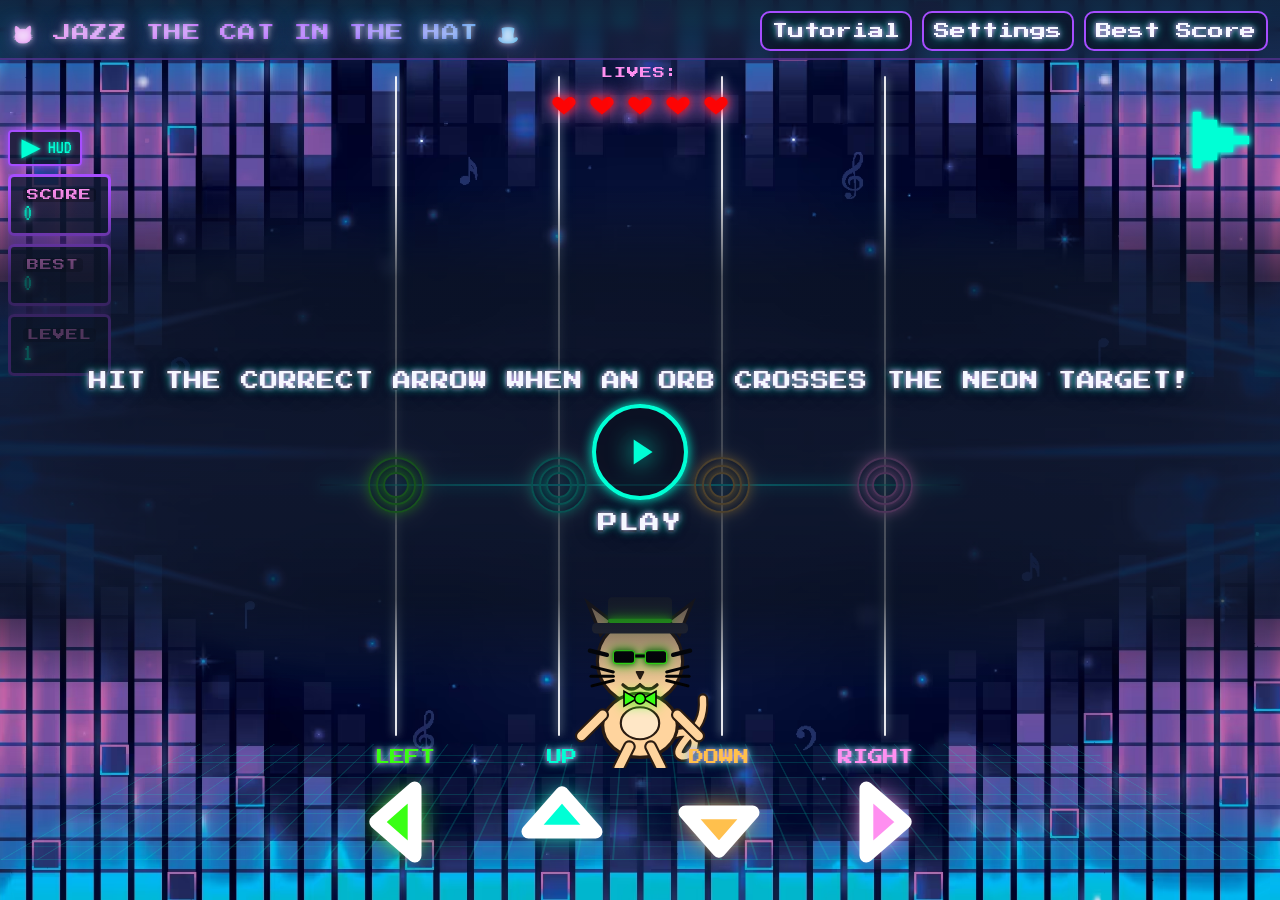
<file: index.html>
<!doctype html>
<html lang="en">
  <head>
    <!-- performance: preconnects for Google Fonts -->
    <link rel="preconnect" href="https://fonts.gstatic.com" crossorigin>
    <link rel="preconnect" href="https://fonts.googleapis.com">

    <meta charset="utf-8">
    <meta name="viewport" content="width=device-width, initial-scale=1, viewport-fit=cover">

    <!-- Preload background (same path as in CSS) -->
    <link rel="preload" as="image" type="image/avif" href="assets/images/bg1920.avif" fetchpriority="high">

    <!-- Document identity -->
    <title>Jazz the Cat in the Hat</title>
    <meta name="description" content="Rhythm-based reaction game with keyboard and touch controls.">
    <meta name="theme-color" content="#0b1221">
    <!-- SEO -->
    <link rel="canonical" href="https://gooldenapple.github.io/Jazz-the-Cat-in-the-Hat/">

    <!-- Google Fonts -->
    <link rel="preload" as="style"
          href="https://fonts.googleapis.com/css2?family=Press+Start+2P&family=VT323&display=swap"
          onload="this.onload=null;this.rel='stylesheet'">
    <noscript>
      <link rel="stylesheet"
            href="https://fonts.googleapis.com/css2?family=Press+Start+2P&family=VT323&display=swap">
    </noscript>

    <!-- Preconnect for Bootstrap  -->
    <link rel="preconnect" href="https://cdn.jsdelivr.net" crossorigin>

    <!-- Bootstrap JS (deferred, safe) -->
    <script defer src="https://cdn.jsdelivr.net/npm/bootstrap@5.3.3/dist/js/bootstrap.bundle.min.js"
            integrity="sha384-YvpcrYf0tY3lHB60NNkmXc5s9fDVZLESaAA55NDzOxhy9GkcIdslK1eN7N6jIeHz"
            crossorigin="anonymous"></script>

    <!-- Bootstrap CSS (preload pattern) -->
    <link rel="preload" as="style"
          href="https://cdn.jsdelivr.net/npm/bootstrap@5.3.3/dist/css/bootstrap.min.css"
          integrity="sha384-QWTKZyjpPEjISv5WaRU9OFeRpok6YctnYmDr5pNlyT2bRjXh0JMhjY6hW+ALEwIH"
          crossorigin="anonymous"
          onload="this.onload=null;this.rel='stylesheet'">
    <noscript>
      <link rel="stylesheet"
            href="https://cdn.jsdelivr.net/npm/bootstrap@5.3.3/dist/css/bootstrap.min.css"
            integrity="sha384-QWTKZyjpPEjISv5WaRU9OFeRpok6YctnYmDr5pNlyT2bRjXh0JMhjY6hW+ALEwIH"
            crossorigin="anonymous">
    </noscript>

    <!-- Project styles (must load AFTER Bootstrap so it can override) -->
    <link rel="stylesheet" href="assets/css/style.css">

    <!-- Favicons -->
    <link rel="icon" type="image/png" sizes="32x32" href="assets/images/favicon_io/favicon-32x32.png">
    <link rel="icon" type="image/png" sizes="16x16" href="assets/images/favicon_io/favicon-16x16.png">
    <link rel="apple-touch-icon" sizes="180x180" href="assets/images/favicon_io/apple-touch-icon.png">
    <link rel="shortcut icon" href="assets/images/favicon_io/favicon.ico">
  </head>

  <body>
    <!-- Skip to main game (keyboard users) -->
    <a class="skip-link" href="#game">Skip to game</a>

    <!-- ROTATION OVERLAY: shows on tiny landscape or very short viewports -->
    <div id="rotateOverlay" aria-hidden="true">
      <div class="rb-card" role="dialog" aria-label="Rotate device">
        <div class="rb-icon" aria-hidden="true">📱↩️</div>
        <h2 class="rb-title">Rotate to portrait</h2>
        <p class="rb-text">This game is optimized for portrait mode.</p>
        <button class="rb-try" type="button" aria-label="Close message">Close window</button>
      </div>
    </div>

    <!-- TOP BAR / GLOBAL NAVIGATION -->
    <header class="topbar navbar navbar-expand-xl">
      <!-- Brand (site title) -->
      <h1 class="navbar-brand brand" id="siteTitle">🐱 Jazz the Cat in the Hat 🎩</h1>

      <!-- Hamburger toggler -->
      <button class="navbar-toggler hamburger" type="button" data-bs-toggle="collapse" data-bs-target="#mainNav" aria-controls="mainNav" aria-expanded="false" aria-label="Toggle navigation">
        <span></span><span></span><span></span>
      </button>

      <!-- Collapsible nav, menu opens overlays -->
      <nav class="collapse navbar-collapse" id="mainNav" aria-label="Primary">
        <ul class="navbar-nav ms-auto nav-list" id="primaryNav">
          <!-- Menu items are buttons -->
          <li class="nav-item d-xl-none">
            <button id="menuPlayToggle" class="nav-btn" type="button" aria-pressed="false" aria-label="Play or pause the game" data-action="togglePlayPause">
              Play
            </button>
          </li>
          <li class="nav-item"><button class="nav-btn" data-action="tutorial" type="button">Tutorial</button></li>
          <li class="nav-item"><button class="nav-btn" data-action="settings" type="button">Settings</button></li>
          <li class="nav-item"><button class="nav-btn" data-action="highscore" type="button">Best Score</button></li>
        </ul>
      </nav>
    </header>

    <!-- QUICK PLAY/PAUSE -->
    <button id="quickPlayPause" class="quick-pp" aria-pressed="false" type="button" aria-label="Play/Pause"></button>

    <!-- MAIN GAME AREA -->
    <main id="game" class="game" aria-describedby="gameHelp">
      <!-- SR-only summary of the gameplay -->
      <p id="gameHelp" class="sr-only">
        Hit the correct arrow, when an orb crosses the neon target line.
      </p>

      <!-- HUD: score/best/level + lives -->
      <section class="hud" aria-label="Heads-up display">
        <div class="hud-top">
          <!-- HUD toggle -->
          <button id="hudToggle" class="hud-toggle" aria-controls="hudStackPanel" aria-expanded="true" aria-label="Collapse HUD" type="button">
            <span class="hud-toggle__icon" aria-hidden="true">►</span>
            <span class="hud-toggle__text">HUD</span>
          </button>

          <!-- Collapsible metric stack -->
          <div id="hudStackPanel" class="hud-stack">
            <div class="hud-item">
              <span class="hud-label" id="hudLabelScore">Score</span>
              <div id="score" class="metric" aria-live="polite" aria-labelledby="hudLabelScore">0</div>
            </div>
            <div class="hud-item">
              <span class="hud-label" id="hudLabelBest">Best</span>
              <div id="best"  class="metric" aria-live="polite" aria-labelledby="hudLabelBest">0</div>
            </div>
            <div class="hud-item">
              <span class="hud-label" id="hudLabelLevel">Level</span>
              <div id="level" class="metric" aria-live="polite" aria-labelledby="hudLabelLevel">1</div>
            </div>
          </div>
        </div>

        <!-- HUD bottom: lives row -->
        <div class="hud-bottom">
          <div class="hud-item hud-item--plain" aria-labelledby="hudLabelLives">
            <span class="hud-label">Lives:</span>
            <div id="lives" class="lives" aria-live="polite"></div>
          </div>
        </div>
      </section>

      <!-- PLAYFIELD WRAPPER -->
      <div class="lanebox">
        <!-- Stage: prompt lane + rails + dancer + feedback -->
        <section class="stage" aria-label="Game stage">
          <!-- Prompt lane -->
          <div id="promptLane" class="prompt-lane" aria-live="polite" aria-atomic="true"></div>

          <!-- Direction rails -->
          <div class="rails" aria-hidden="true">
            <div class="rail rail-left">
              <div class="rail-line"></div>
              <div class="judge-target jt-left"></div>
            </div>
            <div class="rail rail-up">
              <div class="rail-line"></div>
              <div class="judge-target jt-up"></div>
            </div>
            <div class="rail rail-down">
              <div class="rail-line"></div>
              <div class="judge-target jt-down"></div>
            </div>
            <div class="rail rail-right">
              <div class="rail-line"></div>
              <div class="judge-target jt-right"></div>
            </div>

            <!-- Invisible judge baseline hook; CSS draws the neon line via ::after -->
            <div class="judge-line" aria-hidden="true"></div>
          </div>

          <!-- Dancer (SVG cat) -->
          <div id="dancer" class="dancer" role="img" aria-label="Jazz the cat">
            <svg viewBox="0 0 150 180" xmlns="http://www.w3.org/2000/svg" aria-hidden="true">
              <!-- FRONT POSE (default) -->
              <g id="pose-front" aria-hidden="false">
                <!-- Tail (front) — S-curve, tip up & away -->
                <g id="tail">
                  <path class="outline" d="M108 148 C 124 143, 130 154, 124 164 C 118 172, 108 170, 112 162 C 120 146, 136 142, 134 115"></path>
                  <path class="fill"    d="M108 148 C 124 143, 130 154, 124 164 C 118 172, 108 170, 112 162 C 120 146, 136 142, 134 115"></path>
                </g>

                <!-- Ears -->
                <polygon points="38,55 26,25 48,42" fill="#FFD49E" stroke="#2b1c12" stroke-width="3"></polygon>
                <polygon points="112,55 124,25 102,42" fill="#FFD49E" stroke="#2b1c12" stroke-width="3"></polygon>

                <!-- Head -->
                <circle cx="75" cy="80" r="40" fill="#FFD49E" stroke="#2b1c12" stroke-width="3"></circle>

                <!-- Hat -->
                <rect id="hat-top"  x="45" y="20" width="60" height="24" rx="4" fill="#2b2d3a"></rect>
                <rect id="hat-band" x="45" y="40" width="60" height="4"  rx="2"></rect>
                <rect id="hat-brim" x="30" y="44" width="90" height="10" rx="4" fill="#2b2d3a"></rect>

                <!-- Sunglasses -->
                <g id="glasses" aria-label="Sunglasses">
                  <rect x="50" y="70" width="20" height="12" rx="3" fill="black"></rect>
                  <rect x="80" y="70" width="20" height="12" rx="3" fill="black"></rect>
                  <rect x="70" y="73" width="10" height="4" fill="black"></rect>
                </g>
                <line x1="44" y1="74" x2="28" y2="70" stroke="black" stroke-width="4" stroke-linecap="round"></line>
                <line x1="106" y1="74" x2="122" y2="70" stroke="black" stroke-width="4" stroke-linecap="round"></line>

                <!-- Nose -->
                <polygon id="nose" points="72,90 78,90 75,96" fill="#2b1c12" stroke="#2b1c12" stroke-width="2" stroke-linejoin="round"></polygon>

                <!-- Mouth -->
                <g id="cat-mouth" stroke="#2b1c12" stroke-width="3" fill="none" stroke-linecap="round">
                  <path d="M75 102 q -8 8 -16 0"></path>
                  <path d="M75 102 q  8 8  16 0"></path>
                </g>

                <!-- Whiskers (vector-effect applied per line) -->
                <g id="whiskers" stroke="#2b1c12" stroke-width="3" stroke-linecap="round" fill="none">
                  <line x1="50" y1="90" x2="30" y2="85"  vector-effect="non-scaling-stroke"></line>
                  <line x1="50" y1="94" x2="29" y2="94"   vector-effect="non-scaling-stroke"></line>
                  <line x1="50" y1="98" x2="30" y2="103" vector-effect="non-scaling-stroke"></line>
                  <line x1="100" y1="90" x2="120" y2="85" vector-effect="non-scaling-stroke"></line>
                  <line x1="100" y1="94" x2="121" y2="94" vector-effect="non-scaling-stroke"></line>
                  <line x1="100" y1="98" x2="120" y2="103" vector-effect="non-scaling-stroke"></line>
                </g>

                <!-- Body + belly -->
                <ellipse id="body"  cx="75" cy="140" rx="35" ry="30" fill="#FFD49E"  stroke="#2b1c12" stroke-width="3"></ellipse>
                <ellipse id="belly" cx="75" cy="138" rx="18" ry="15" fill="#ffe7c6" stroke="#2b1c12" stroke-width="2"></ellipse>

                <!-- Bow tie -->
                <g id="bowtie" aria-label="Bow tie">
                  <polygon points="60,108 72,115 60,122" stroke="#000" stroke-width="1.5"></polygon>
                  <polygon points="90,108 78,115 90,122" stroke="#000" stroke-width="1.5"></polygon>
                  <circle  cx="75" cy="115" r="5" stroke="#000" stroke-width="1.5"></circle>
                </g>

                <!-- Arms -->
                <g id="arm-left">
                  <line class="outline" x1="40" y1="130" x2="20" y2="150"></line>
                  <line class="fill"    x1="40" y1="130" x2="20" y2="150"></line>
                </g>
                <g id="arm-right">
                  <line class="outline" x1="110" y1="130" x2="130" y2="150"></line>
                  <line class="fill"    x1="110" y1="130" x2="130" y2="150"></line>
                </g>

                <!-- Legs -->
                <g id="leg-left">
                  <line class="outline" x1="65" y1="160" x2="55" y2="180"></line>
                  <line class="fill"    x1="65" y1="160" x2="55" y2="180"></line>
                </g>
                <g id="leg-right">
                  <line class="outline" x1="85" y1="160" x2="95" y2="180"></line>
                  <line class="fill"    x1="85" y1="160" x2="95" y2="180"></line>
                </g>
              </g>

              <!-- BACK/TWERK POSE (DOWN) -->
              <g id="pose-down" aria-hidden="true">
                <polygon points="48,54 36,26 56,40" fill="#FFD49E" stroke="#2b1c12" stroke-width="3"></polygon>
                <polygon points="102,54 114,26 94,40" fill="#FFD49E" stroke="#2b1c12" stroke-width="3"></polygon>

                <ellipse id="head-back" cx="75" cy="104" rx="30" ry="26" fill="#FFD49E" stroke="#2b1c12" stroke-width="3"></ellipse>

                <rect id="hat-top-back"  x="47" y="42" width="56" height="22" rx="4" fill="#2b2d3a" transform="rotate(-12 75 53)"></rect>
                <rect id="hat-band-back" x="47" y="60" width="56" height="4"  rx="2" transform="rotate(-12 75 62)"></rect>
                <rect id="hat-brim-back" x="34" y="64" width="82" height="10" rx="4" fill="#2b2d3a" transform="rotate(-12 75 69)"></rect>

                <ellipse id="butt-back" cx="78" cy="144" rx="36" ry="30" fill="#FFD49E" stroke="#2b1c12" stroke-width="3"></ellipse>

                <line x1="68" y1="164" x2="60" y2="180" stroke="#2b1c12" stroke-width="6"></line>
                <line x1="88" y1="164" x2="96" y2="180" stroke="#2b1c12" stroke-width="6"></line>

                <!-- Tail (back) -->
                <path id="tail-back" d="M 78 152 C 90 148, 100 156, 98 165 C 96 172, 90 176, 94 168 C 100 156, 110 150, 112 136" fill="none"></path>
                <path class="tail-back" d="M 78 152 C 90 148, 100 156, 98 165 C 96 172, 90 176, 94 168 C 100 156, 110 150, 112 136" fill="none"></path>
              </g>
            </svg>
          </div>

          <!-- Floating text feedback -->
          <div id="feedback" class="feedback" aria-live="polite"></div>
        </section>

        <!-- CONTROLS (DDR-style arrows) -->
        <section class="controls" aria-label="Arrow controls">
          <button class="ctrl-btn left" data-dir="Left" type="button" aria-label="Left arrow">
            <span class="label">LEFT</span>
            <svg viewBox="0 0 100 100" class="arrow-icon" xmlns="http://www.w3.org/2000/svg">
              <polygon class="arrow-glow" points="60,15 20,50 60,85"></polygon>
              <polygon class="arrow-main" points="60,15 20,50 60,85"></polygon>
            </svg>
          </button>

          <button class="ctrl-btn up" data-dir="Up" type="button" aria-label="Up arrow">
            <span class="label">UP</span>
            <svg viewBox="0 0 100 100" class="arrow-icon" xmlns="http://www.w3.org/2000/svg">
              <polygon class="arrow-glow" points="15,60 50,20 85,60"></polygon>
              <polygon class="arrow-main" points="15,60 50,20 85,60"></polygon>
            </svg>
          </button>

          <button class="ctrl-btn down" data-dir="Down" type="button" aria-label="Down arrow">
            <span class="label">DOWN</span>
            <svg viewBox="0 0 100 100" class="arrow-icon" xmlns="http://www.w3.org/2000/svg">
              <polygon class="arrow-glow" points="15,40 50,80 85,40"></polygon>
              <polygon class="arrow-main" points="15,40 50,80 85,40"></polygon>
            </svg>
          </button>

          <button class="ctrl-btn right" data-dir="Right" type="button" aria-label="Right arrow">
            <span class="label">RIGHT</span>
            <svg viewBox="0 0 100 100" class="arrow-icon" xmlns="http://www.w3.org/2000/svg">
              <polygon class="arrow-glow" points="40,15 80,50 40,85"></polygon>
              <polygon class="arrow-main" points="40,15 80,50 40,85"></polygon>
            </svg>
          </button>
        </section>
      </div>

      <!-- GAME OVERLAYS (CTA / results / game over) -->
      <div id="overlay" class="overlay">
        <!-- Play CTA -->
        <div class="play-cta">
          <button class="play-btn" type="button" aria-label="Play/Pause">
            <svg class="icon icon-play" viewBox="0 0 100 100" aria-hidden="true" focusable="false">
              <polygon points="35,20 80,50 35,80"></polygon>
            </svg>
            <svg class="icon icon-pause" viewBox="0 0 100 100" aria-hidden="true" focusable="false">
              <rect x="28" y="22" width="16" height="56" rx="2"></rect>
              <rect x="56" y="22" width="16" height="56" rx="2"></rect>
            </svg>
          </button>
          <span class="play-label">Play</span>
        </div>

        <!-- Results panel -->
        <div id="resultsCta" class="play-cta hidden" role="dialog" aria-modal="true" aria-labelledby="resCongrats" aria-describedby="resSummary" tabindex="-1">
          <div class="rb-card">
            <h2 class="rb-title" id="resCongrats">YOU DID IT!</h2>
            <p class="rb-title">Level <span id="resLevel"></span> cleared!</p>
            <p class="rb-text" id="resSummary">
              Score: <span id="resScore"></span><br>
              Max combo: <span id="resCombo"></span>
            </p>
            <div class="cta-row">
              <button id="btnNextLevel" class="rb-try" type="button">Next level</button>
              <button id="btnRestartLevel" class="rb-try" type="button">Restart level</button>
            </div>
          </div>
        </div>

        <!-- Game Over panel -->
        <div id="gameOverCta" class="play-cta hidden" role="dialog" aria-modal="true" aria-labelledby="goTitle" aria-describedby="goSummary" tabindex="-1">
          <div class="rb-card">
            <h2 class="rb-title" id="goTitle">Game Over</h2>
            <p class="rb-text" id="goSummary">
              Level: <span id="goLevel"></span><br>
              Score: <span id="goScore"></span><br>
              Max combo: <span id="goCombo"></span>
            </p>
            <div class="cta-row">
              <button id="btnRetryLevel" class="rb-try" type="button">Try again</button>
            </div>
          </div>
        </div>
      </div>

      <!-- settings panel overlay -->
      <section id="panel-settings" class="ui-panel hidden" role="dialog" aria-modal="true" aria-labelledby="panel-settings-title">
        <div class="ui-panel__card">
          <h2 id="panel-settings-title">Settings</h2>

          <!-- Settings tabs (Audio / Accessibility / Score / Tutorial) -->
          <nav class="settings-tabs" aria-label="Settings sections" role="tablist">
            <button id="tab-audio"         class="settings-tab" data-settings-tab="audio"         role="tab" aria-selected="true"  aria-controls="settingsPane-audio"      type="button">Audio</button>
            <button id="tab-accessibility" class="settings-tab" data-settings-tab="accessibility" role="tab" aria-selected="false" aria-controls="settingsPane-accessibility" type="button">Accessibility</button>
            <button id="tab-highscore"     class="settings-tab" data-settings-tab="highscore"     role="tab" aria-selected="false" aria-controls="settingsPane-highscore"    type="button">Best Score</button>
            <button id="tab-tutorial"      class="settings-tab" data-settings-tab="tutorial"      role="tab" aria-selected="false" aria-controls="settingsPane-tutorial"     type="button">Tutorial</button>
          </nav>

          <!-- Settings panes wrapper -->
          <form id="settingsForm">
            <!-- Audio (Settings) -->
            <section id="settingsPane-audio" class="settings-pane">
              <h3 class="sr-only">Audio settings</h3>
              <fieldset>
                <legend>Audio</legend>
                <label for="settingsVolume">Master volume</label>
                <input id="settingsVolume" name="settingsVolume" type="range" min="0" max="100" step="1" value="80">
                <label class="inline">
                  <input id="settingsMute" name="settingsMute" type="checkbox">
                  Mute all
                </label>
              </fieldset>

              <fieldset>
                <legend>Countdown</legend>
                <label for="settingsCountdown">Start countdown</label>
                <select id="settingsCountdown" name="settingsCountdown">
                  <option value="0">0s</option>
                  <option value="3">3s</option>
                  <option value="5">5s</option>
                </select>
                <p class="hint">Applies on next start.</p>
              </fieldset>
            </section>

            <!-- Accessibility -->
            <section id="settingsPane-accessibility" class="settings-pane hidden" aria-hidden="true">
              <h3 class="sr-only">Accessibility settings</h3>
              <fieldset>
                <legend>Accessibility &amp; Visuals</legend>
                <p class="hint">These options change visuals only and save immediately.</p>

                <label class="block">
                  <button id="settingsReduceMotion" class="settings-tab" type="button" aria-pressed="false" aria-describedby="hintReduceMotion">Reduce motion</button>
                </label>
                <p id="hintReduceMotion" class="hint"><br>Tones down animations to reduce distraction.</p>

                <label class="block">
                  <button id="settingsNoFlash" class="settings-tab" type="button" aria-pressed="false" aria-describedby="hintNoFlash">Disable screen glow and flashes</button>
                </label>
                <p id="hintNoFlash" class="hint"><br>Removes bright screen flashes and glow effects to avoid sudden light bursts.</p>

                <p class="hint"><em>Applies immediately.</em></p>
              </fieldset>
            </section>

            <!-- Score -->
            <section id="settingsPane-highscore" class="settings-pane hidden" aria-hidden="true">
              <h3 class="sr-only">High score</h3>
              <fieldset>
                <legend>High Score</legend>
                <p class="hint">Best on this device:</p>
                <div class="hirow">
                  <output id="hiBestValue">0</output>
                  <button id="resetHighScore" type="button" class="settings-tab score-reset" title="Reset BEST score">Reset</button>
                </div>
                <br>
                <p class="hint">This only resets the BEST value. Use “Reset game data…” to clear everything.</p>
              </fieldset>

              <fieldset>
                <legend>Data</legend>
                <button id="settingsResetData" type="button" class="settings-tab data-reset">Reset game data</button>
              </fieldset>
            </section>

            <!-- Tutorial -->
            <section id="settingsPane-tutorial" class="settings-pane hidden" aria-hidden="true">
              <h3 class="sr-only">Tutorial</h3>
              <fieldset>
                <legend>Tutorial</legend>
                <p class="hint">MAKE JAZZ SHAKE HIS AZZ!
                  <br><br>
                  HIT THE CORRECT ARROW WHEN AN ORB CROSSES THE NEON CIRCLE TARGET. 
                  <br>
                  BETTER TIMING GIVES HIGHER SCORES.
                  <br><br>
                  BUILD A STREAK OF HITS TO ACTIVATE BONUS MODE!
                  <br>
                  EVERY HIT GIVES EXTRA POINTS — AND FROM LEVEL 4+ YOU CAN EVEN EARN EXTRA LIVES!
                  <br><br>
                  LEVEL 1 IS YOUR SAFE PRACTICE STAGE:
                  <br>
                  YOU CAN MISS WITHOUT LOSING ANY LIVES WHILE YOU LEARN THE TIMING.
                  <br><br>
                  ON LEVELS 2 AND UP, MISSES BREAK YOUR STREAK AND CAN COST YOU HEARTS,
                  <br><br>
                  SO STAY FOCUSED AND KEEP THE RHYTHM!
                </p>
              </fieldset>
            </section>

          
          <button class="ui-panel__close" data-close-panel="settings" type="button">Close</button>
        </form>
        </div>
      </section>
    </main>

    <!-- Entry point -->
    <script type="module" src="assets/js/game.js"></script>
    <!-- Screen reader live region (single instance used by srSpeak) -->
    <div id="srLive" class="sr-only" aria-live="polite" aria-atomic="true" role="status"></div>
  </body>
</html>
</file>
<file: assets/css/style.css>
/* ================================
   Root variables: theme & layout
   - Mobile-first units (rem, %)
   - Keep dvh/svh only where needed
================================ */
:root {
  /* Sizes */
  --topbar-h: 4rem;
  --hud-gap: 0.625rem;
  --hud-pad-x: 0.5rem;
  --hud-stack-h: 2rem;

  /* Colors */
  --bg: #0b1221;
  --ink: #f5f7ff;
  --muted: #a9b3d3;

  --neon-pink: #ff8ff0;
  --neon-purple: #a64dff;
  --neon-cyan: #00ffd5;
  --neon-green: #39ff14;
  --neon-orange: #ffc04d;
  --neon-red: #fd0404;

  /* Direction label hues */
  --label-left: var(--neon-green);
  --label-up: var(--neon-cyan);
  --label-down: var(--neon-orange);
  --label-right: var(--neon-pink);

  /* Fonts & glow */
  --font-hud: "Press Start 2P";
  --font-score: "VT323";
  --text-glow: 0 0 5px var(--neon-pink), 0 0 10px var(--neon-cyan);

  /* Controls / Arrows: keep single source of truth */
  --arrow-size: clamp(4.5rem, 10vw, 6rem);
  --controls-gap: 0.5rem;
  --controls-bottom: 0.75rem;
  --controls-max-w: 40rem;
  --controls-side-pad: 0.75rem;
  --controls-zone-h: calc(var(--arrow-size) + 1.75rem);

  /* Overlays / floor */
  --overlay-y: 34dvh;
  --floor-opacity: 0.6;
  --floor-height: clamp(18rem, 40%, 50rem);
  --floor-bottom: 0rem;

  /* Judge geometry */
  --judge-rel: 62%;

  /* Rails geometry */
  --rails-gap: 0.5rem;
  --rails-bottom: calc(var(--controls-zone-h) + var(--rails-gap));

  /* Settings pills */
  --pill-bg: rgba(255, 255, 255, 0.04);
  --pill-text: #fff;
  --pill-radius: 14px;
  --pill-border: #43f5ff;
  --pill-glow: rgba(67, 245, 255, 0.55);
}

/* =========================
   Global base & page frame
========================= */
*,
*::before,
*::after {
  box-sizing: border-box;
}

html {
  -webkit-text-size-adjust: 100%;
}

html,
body {
  height: 100%;
}

/* Prevent double-tap zoom on interactive UI */
body,
.controls,
.ctrl-btn,
.nav-btn {
  touch-action: manipulation;
}

/* Page shell */
body {
  background-color: var(--bg);
  background-repeat: no-repeat;
  background-position: center;
  background-size: cover;
  background-attachment: scroll;
  background-image: url("../images/bg1920.avif") !important;
  color: var(--ink);
  font-family: var(--font-hud);
  text-transform: uppercase;
  letter-spacing: 1px;
  text-shadow: var(--text-glow);
  display: block;
  max-height: 100%;
  overflow: hidden;
}

.hidden {
  display: none !important;
}

/* =========================
   Top bar / Navbar
========================= */
.topbar {
  position: relative;
  top: 0;
  z-index: 30;
  min-height: 3rem;
  display: flex;
  align-items: center;
  flex-wrap: nowrap;
  justify-content: flex-start;
  overflow: visible;
  padding: 0.5rem 0.75rem 0.2rem 0.75rem;
  background: linear-gradient(
    to bottom,
    rgba(18, 27, 52, 0.92),
    rgba(18, 27, 52, 0.78)
  );
  border-bottom: 0.125rem solid rgba(166, 77, 255, 0.35);
  backdrop-filter: blur(6px);
  overflow-x: clip;
}

/* Brand */
.brand {
  margin-right: 0;
  flex: 1 1 auto;
  min-width: 0;
  display: inline-flex;
  align-items: center;
  justify-content: flex-start;
  overflow: visible;
  text-overflow: clip;
  white-space: nowrap;
  background: linear-gradient(
    90deg,
    var(--neon-pink),
    var(--neon-purple),
    var(--neon-cyan)
  );
  -webkit-background-clip: text;
  background-clip: text;
  color: transparent;
  font-size: clamp(0.82rem, 2.8vw, 1.1rem);
  letter-spacing: 0.5px;
  font-weight: 500;
  line-height: 1;
  text-shadow: 0 0 0.375rem rgba(255, 255, 255, 0.65),
    0 0 1.125rem rgba(166, 77, 255, 0.55), 0 0 1.75rem rgba(0, 255, 213, 0.45);
  padding-top: 1rem;
}

/* Hamburger toggler (mobile/tablet) */
.navbar-toggler.hamburger {
  position: absolute;
  top: 50%;
  right: 0.75rem;
  transform: translateY(-50%);
  display: inline-grid;
  place-content: center;
  gap: 0.25rem;
  flex: 0 0 auto;
  line-height: 1;
  border: 0.125rem solid var(--neon-purple);
  border-radius: 0.625rem;
  padding: 0.375rem;
  background: rgba(10, 14, 28, 0.55);
  box-shadow: 0 0 0.375rem rgba(166, 77, 255, 0.55),
    inset 0 0 0.625rem rgba(166, 77, 255, 0.25);
  z-index: 50;
}
.navbar-toggler.hamburger span {
  display: block;
  width: 1.5rem;
  min-height: 0.125rem;
  background: #fff;
  box-shadow: 0 0 0.375rem rgba(255, 255, 255, 0.6);
  transition: transform 0.2s ease, opacity 0.2s ease;
}
/* X morph  */
body[data-nav-open] .hamburger span:nth-child(1) {
  transform: translateY(0.375rem) rotate(45deg);
}
body[data-nav-open] .hamburger span:nth-child(2) {
  opacity: 0;
}
body[data-nav-open] .hamburger span:nth-child(3) {
  transform: translateY(-0.375rem) rotate(-45deg);
}

/* Collapsing panel (mobile-first: hidden by default) */
.topbar .navbar-collapse {
  position: relative;
  z-index: 1;
  padding-right: 3.5rem;
  width: 100%;
  display: none;
}

/* Nav list (vertical stack on mobile) */
.nav-list {
  list-style: none;
  display: flex;
  flex-direction: column;
  align-items: flex-end;
  gap: 0.5rem;
  padding: 0.625rem 0;
  margin: 0;
}

/* Nav buttons */
.nav-btn {
  appearance: none;
  border: 0.125rem solid var(--neon-purple);
  border-radius: 0.625rem;
  padding: 0.375rem 0.625rem;
  background: rgba(10, 14, 28, 0.55);
  color: var(--ink);
  font: inherit;
  text-shadow: var(--text-glow);
  cursor: pointer;
  transition: transform 0.12s ease, box-shadow 0.2s ease, border-color 0.2s ease;
  white-space: nowrap;
}
.nav-btn:hover {
  transform: translateY(-1px);
  border-color: var(--neon-cyan);
  box-shadow: 0 0 0.625rem rgba(0, 255, 213, 0.35);
}

/* =============================
   Quick Play/Pause — icon-only
============================= */
.quick-pp {
  position: fixed;
  top: calc(var(--topbar-h, 4rem) + 2.5rem);
  right: 1rem;
  inline-size: 3rem;
  block-size: 3rem;
  display: grid;
  place-items: center;
  background: transparent;
  border: 0;
  border-radius: 0;
  box-shadow: none;
  backdrop-filter: none;
  padding: 0;
  cursor: pointer;
  z-index: 2302;
}
.quick-pp:active {
  transform: scale(0.95);
}

/* Draw the icon only (no panel) */
#quickPlayPause::before {
  content: "▶";
  display: block;
  font-size: 2rem;
  line-height: 1;
  color: var(--neon-cyan, #00ffd5);
  text-shadow: 0 0 2px currentColor, 0 0 5px currentColor, 0 0 8px currentColor;
  transform: translateX(1px);
}

/* When running (or during countdown) show Pause */
#quickPlayPause[aria-pressed="true"]::before {
  content: "⏸";
  transform: translateX(0);
}

/* Hide quick play/pause while nav is open */
body[data-nav-open="true"] #quickPlayPause {
  display: none !important;
}

/* =========================
   HUD (fixed under navbar)
========================= */

.hud {
  position: fixed;
  top: 4rem;
  left: 0;
  right: 0;
  display: flex;
  flex-direction: column;
  gap: 0.625rem;
  padding-inline: 0.5rem;
  z-index: 2300;
  pointer-events: none;
}

.hud-bottom {
  order: 0;
  display: flex;
  justify-content: center;
  inline-size: 100%;
  pointer-events: none;
}

.hud-item.hud-item--plain {
  pointer-events: auto;
  border: none;
  background: transparent;
  box-shadow: none;
  padding: 0;
  text-align: center;
}

.hud-item.hud-item--plain .hud-label {
  display: block;
  margin-bottom: 0.375rem;
  color: var(--neon-pink);
  background: transparent;
  padding: 0;
  border-radius: 0;
}

.lives {
  display: flex;
  flex-wrap: wrap;
  gap: 0.625rem;
  justify-content: center;
  align-items: center;
  padding: 0.125rem;
}

.svg-heart {
  inline-size: 1.75rem;
  block-size: 1.75rem;
  filter: var(
    --icon-glow,
    drop-shadow(0 0 0.25rem var(--neon-red))
      drop-shadow(0 0 0.625rem var(--neon-pink))
  );
  transition: opacity 0.25s ease, fill 0.25s ease;
}

.svg-heart.full {
  opacity: 1;
  fill: var(--neon-red);
}

.svg-heart.threequarter {
  opacity: 0.85;
  fill: var(--neon-red);
}

.svg-heart.half {
  opacity: 0.65;
  fill: var(--neon-red);
}

.svg-heart.quarter {
  opacity: 0.4;
  fill: var(--neon-red);
}

.svg-heart.empty {
  opacity: 0.15;
  fill: var(--muted);
  filter: none;
}

/* a11y: subtle chip behind HUD label (visually minimal) */
#hud .label, .hud .label, .hud-label {
  position: relative;
  color: #ff8ff0;
  text-shadow: none;
  padding: 0.05rem 0.25rem;
  border-radius: 0.25rem;
  background: rgba(0, 0, 0, 0.28);
}

.hud-top {
  order: 1;
  display: flex;
  flex-direction: column;
  align-items: flex-start;
  gap: 0.5rem;
  inline-size: max-content;
  max-inline-size: 100%;
  pointer-events: auto;
  min-height: 2.25rem;
  font-variant-numeric: tabular-nums;
  line-height: 1;
}

/* HUD toggle */
.hud-toggle {
  display: inline-flex;
  align-items: center;
  gap: 0.375rem;
  padding: 0.25rem 0.5rem;
  border: 0.125rem solid var(--neon-purple);
  border-radius: 0.25rem;
  background: rgba(12, 18, 36, 0.75);
  color: var(--neon-cyan);
  font-size: 1.2rem;
  font-family: var(--font-score);
  text-shadow: 0 0 0.3125rem var(--neon-cyan);
  box-shadow: 0 0 0.5rem var(--neon-purple);
  cursor: pointer;
  pointer-events: auto;
  transition: background 0.2s ease, box-shadow 0.2s ease, color 0.2s ease;
}
/* Center the HUD toggle arrow */
.hud-toggle__icon {
  display: inline-flex;
  align-items: center;
  justify-content: center;
  width: 1.5rem;
  height: 1.5rem;
  margin: 0;
  line-height: 1;
  font-size: 2rem;
  position: relative;
  left: 1px;
}
.hud-toggle:hover,
.hud-toggle:focus-visible {
  background: rgba(24, 36, 72, 0.9);
  color: var(--neon-pink);
  text-shadow: 0 0 0.375rem var(--neon-pink);
  box-shadow: 0 0 0.625rem var(--neon-pink), 0 0 1.125rem var(--neon-purple);
  outline: none;
}
.hud-toggle:focus-visible {
  outline: 0.125rem solid var(--neon-cyan);
  outline-offset: 0.125rem;
}

/* HUD stack */
.hud-stack {
  display: flex;
  flex-direction: column;
  gap: 0.5rem;
  overflow: hidden;
  max-height: 32.5rem;
  opacity: 1;
  transition: max-height 0.25s ease, opacity 0.2s ease;
  pointer-events: auto;
}
body[data-hud="collapsed"] .hud-stack {
  max-height: 0;
  opacity: 0;
  pointer-events: none;
}

.hud-top .hud-item {
  pointer-events: auto;
}
.hud-item {
  min-width: 6.25rem;
  padding: 0.5rem 0.75rem;
  border: 0.1875rem solid var(--neon-purple);
  border-radius: 0.375rem;
  background: rgba(18, 27, 52, 0.8);
  box-shadow: 0 0 0.75rem var(--neon-purple);
}
.hud-label {
  font-size: 0.75rem;
  color: var(--neon-pink);
  margin-bottom: 0.25rem;
}
.metric {
  font-family: var(--font-score);
  font-size: 1.5rem;
  color: var(--neon-cyan);
  text-shadow: 0 0 0.3125rem var(--neon-cyan), 0 0 0.625rem var(--neon-pink);
}

/* =========================
   Stage & playfield cluster
========================= */
main.game,
.game {
  min-block-size: calc(100svh - 4rem) !important;
}

.stage {
  position: relative;
  display: flex;
  flex-direction: column;
  align-items: center;
  justify-content: flex-start;
  margin-inline: auto;
  padding-top: 2rem;
  padding-bottom: 2rem;
  min-block-size: calc(100svh - 4rem);
}

.prompt-lane {
  min-height: 1.5rem;
  text-align: center;
}

/* Judge line (measurement hook) */
.judge-line {
  position: absolute;
  left: 0;
  right: 0;
  height: 0.125rem;
  top: 62%;
  transform: translateY(-1px);
  opacity: 0;
  pointer-events: none;
  z-index: 13;
}

/* Visual judge line */
.stage .rails::after {
  content: "";
  position: absolute;
  left: 0;
  right: 0;
  height: 0.125rem;
  top: 62%;
  transform: translateY(-1px);
  background: linear-gradient(
    to right,
    rgba(0, 255, 213, 0) 0%,
    rgba(0, 255, 213, 0.6) 10%,
    cyan 30%,
    cyan 70%,
    rgba(0, 255, 213, 0.6) 90%,
    rgba(0, 255, 213, 0) 100%
  );
  box-shadow: 0 0 0.75rem cyan, 0 0 1.5rem cyan;
  pointer-events: none;
  z-index: 13;
}

/* Judge flash */
@keyframes judgeFlashGood {
  0% {
    box-shadow: 0 0 0.625rem rgba(57, 255, 20, 0.35);
  }
  50% {
    box-shadow: 0 0 1.5rem rgba(57, 255, 20, 0.85);
  }
  100% {
    box-shadow: 0 0 0.625rem rgba(57, 255, 20, 0.35);
  }
}
@keyframes judgeFlashMiss {
  0% {
    box-shadow: 0 0 0.625rem rgba(253, 4, 4, 0.35);
  }
  50% {
    box-shadow: 0 0 1.5rem rgba(253, 4, 4, 0.85);
  }
  100% {
    box-shadow: 0 0 0.625rem rgba(253, 4, 4, 0.35);
  }
}
.stage .rails.flash-good::after {
  animation: judgeFlashGood 0.28s ease-out;
}
.stage .rails.flash-miss::after {
  animation: judgeFlashMiss 0.28s ease-out;
}

@media (prefers-reduced-motion: reduce) {
  .stage .rails.flash-good::after,
  .stage .rails.flash-miss::after {
    animation: none;
  }
}

/* Judge targets (rings) */
.judge-target {
  position: absolute;
  left: 50%;
  top: 62%;
  transform: translate(-50%, -50%);
  inline-size: 1.625rem;
  block-size: 1.625rem;
  border-radius: 999px;
  background: rgba(255, 255, 255, 0.04);
  border: 0.125rem solid currentColor;
  box-shadow: 0 0 0.5rem currentColor, 0 0 1.125rem currentColor;
  pointer-events: none;
  z-index: 15;

  --r0: 1.625rem;
  --r1: 2.5rem;
  --r2: 3.5rem;
}
.judge-target::before {
  content: "";
  position: absolute;
  top: 50%;
  left: 50%;
  inline-size: var(--r1);
  block-size: var(--r1);
  transform: translate(-50%, -50%);
  border-radius: 999px;
  border: 0.125rem solid currentColor;
  opacity: 1;
  box-shadow: 0 0 0.625rem currentColor, 0 0 1.375rem rgba(255, 255, 255, 0.25);
  background: none;
}
.judge-target::after {
  content: "";
  position: absolute;
  top: 50%;
  left: 50%;
  inline-size: var(--r2);
  block-size: var(--r2);
  transform: translate(-50%, -50%);
  border-radius: 999px;
  border: 0.125rem solid currentColor;
  opacity: 1;
  box-shadow: 0 0 0.75rem currentColor, 0 0 1.75rem rgba(255, 255, 255, 0.4);
  background: none;
}
.jt-left {
  color: var(--label-left);
}
.jt-up {
  color: var(--label-up);
}
.jt-down {
  color: var(--label-down);
}
.jt-right {
  color: var(--label-right);
}

/* Judge ticks wrapper — same width model as rails/controls */
.judge-ticks {
  position: absolute;
  top: 62%;
  left: 50%;
  transform: translate(-50%, -50%);
  width: calc(100% - 1.5rem);
  max-width: 40rem;
  display: grid;
  grid-template-columns: repeat(4, 1fr);
  column-gap: 0.5rem;
  pointer-events: none;
  z-index: 11;
}
.judge-ticks .judge-target {
  position: static;
  left: auto;
  top: auto;
  transform: none;
  justify-self: center;
  align-self: center;
}

.stage .rails {
  position: absolute;
  top: 1rem;
  bottom: 6.25rem;
  left: 50%;
  transform: translateX(-50%);
  width: calc(100% - 1.5rem);
  max-width: 40rem;
  display: grid;
  grid-template-columns: repeat(4, 1fr);
  align-items: stretch;
  column-gap: 0.5rem;
  margin: 0;
  padding: 0;
  pointer-events: none;
  z-index: 14;
}

.rail {
  position: relative;
  display: flex;
  justify-content: center;
}
.rail-line {
  inline-size: 0.125rem;
  block-size: 100%;
  background: rgba(255, 255, 255, 0.9);
  box-shadow: 0 0 0.5rem rgba(255, 255, 255, 0.75),
    0 0 1rem rgba(0, 255, 213, 0.25);
  border-radius: 1px;
  z-index: 5;
}

/* Notes (orbs) */
.note {
  position: absolute;
  top: 0;
  left: 50%;
  transform: translate(-50%, 0);
  inline-size: 2.5rem;
  block-size: 2.5rem;
  border-radius: 999px;
  background: currentColor;
  opacity: 0.98;
  z-index: 16;
  pointer-events: none;
  box-shadow: 0 0 0.625rem currentColor, 0 0 1.5rem currentColor,
    0 0 2.5rem rgba(255, 255, 255, 0.2);

  --drop-distance-judge: 0px;
  --drop-distance-bottom: 0px;

  animation-name: fallNote;
  animation-timing-function: linear;
  animation-fill-mode: forwards;
  will-change: transform;
}
.note-left {
  color: var(--label-left);
}
.note-up {
  color: var(--label-up);
}
.note-down {
  color: var(--label-down);
}
.note-right {
  color: var(--label-right);
}

@keyframes fallNote {
  from {
    transform: translate(-50%, -3.75rem);
  }
  to {
    transform: translate(-50%, var(--drop-distance-bottom));
  }
}
body[data-paused="true"] .rail .note {
  animation-play-state: paused !important;
}

/* Feedback text */
.feedback {
  position: absolute;
  top: calc(2rem + 10rem);
  left: 50%;
  transform: translateX(-50%);
  min-block-size: 1.375rem;
  text-align: center;
  pointer-events: none;
}

/* Bonus / life feedback */
.feedback.bonus {
  color: var(--neon-pink);
  text-shadow: 0 0 12px var(--neon-pink);
  font-weight: 700;
}
.feedback.life {
  color: var(--neon-red);
  text-shadow: 0 0 12px var(--neon-red);
  font-weight: 700;
}
body[data-bonus="true"] .feedback {
  color: var(--neon-pink);
}

/* HUD: Persistent bonus banner */
#bonusBanner {
  position: absolute;
  top: 6.25rem;
  left: 0;
  right: 0;
  display: grid;
  place-items: center;
  pointer-events: none;
  z-index: 60;
  color: var(--neon-pink);
  box-shadow: 0 0 0.6rem currentColor;
  backdrop-filter: blur(2px);
  padding: 0.35rem 0.75rem;
  border-radius: 999px;
  font-weight: 700;
  text-transform: uppercase;
  letter-spacing: 0.08em;
  background: rgba(255, 0, 170, 0.12);
  
}
#bonusBanner[hidden] {
  display: none;
}


/* Bonus banner one-shot flash (plan: toggle class on #bonusBanner) */
#bonusBanner.flash-once {
  animation: bonusFlash 0.6s ease-out 1;
  will-change: transform, opacity;
}

@keyframes bonusFlash {
  0%   { transform: scale(0.96); opacity: 0; }
  30%  { transform: scale(1.08); opacity: 1; }
  60%  { transform: scale(1.00); }
  100% { transform: scale(1.00); }
}

/* Controls row */
.controls {
  position: fixed;
  left: 0;
  right: 0;
  margin-inline: auto;
  max-inline-size: 40rem;
  bottom: 0.75rem;
  display: grid;
  grid-template-columns: repeat(4, minmax(0, 1fr));
  align-items: center;
  justify-items: center;
  gap: 0.5rem;
  box-sizing: border-box;
  padding: 0.25rem 0.75rem 0.5rem 0.75rem;
  min-block-size: 5.5rem;
  z-index: 15;
}
.ctrl-btn {
  inline-size: 100%;
  display: flex;
  flex-direction: column;
  align-items: center;
  gap: 0.35rem;
  background: transparent;
  border: 0;
  cursor: pointer;
  outline: none;
  min-width: 0;
}
.ctrl-btn .label {
  order: 0;
  font-size: clamp(0.8rem, 1.6vw, 0.95rem);
  text-shadow: var(--text-glow);
  min-height: 1.25em;
  line-height: 1;
}
/* Explicit arrow size cap */
.arrow-icon {
  inline-size: clamp(4.5rem, 10vw, 6rem);
  block-size: clamp(4.5rem, 10vw, 6rem);
  max-block-size: 100%;
  overflow: hidden;
  flex: 0 0 auto;
}
.ctrl-btn.left {
  color: var(--neon-green);
  padding: 0.1rem;
}
.ctrl-btn.up {
  color: var(--neon-cyan);
  padding: 0.1rem;
}
.ctrl-btn.down {
  color: var(--neon-orange);
  padding: 0.1rem;
}
.ctrl-btn.right {
  color: var(--neon-pink);
  padding: 0.1rem;
}
.ctrl-btn.left .label {
  color: var(--label-left);
}
.ctrl-btn.up .label {
  color: var(--label-up);
}
.ctrl-btn.down .label {
  color: var(--label-down);
}
.ctrl-btn.right .label {
  color: var(--label-right);
}

.arrow-main {
  fill: currentColor;
  stroke: #fff;
  stroke-width: 0.9rem;
  stroke-linejoin: round;
  stroke-linecap: round;
  transition: transform 0.12s ease;
}
.arrow-glow {
  filter: drop-shadow(0 0 0.375rem #fff) drop-shadow(0 0 0.875rem currentColor);
  transition: transform 0.12s ease, filter 0.12s ease;
}
.ctrl-btn:hover .arrow-glow {
  transform: scale(1.12);
  filter: drop-shadow(0 0 0.625rem #fff) drop-shadow(0 0 1.75rem currentColor);
}
.ctrl-btn:hover .arrow-main {
  transform: scale(1.06);
}
.ctrl-btn:active .arrow-glow {
  transform: scale(1.16);
  filter: drop-shadow(0 0 0.75rem #fff) drop-shadow(0 0 2.125rem currentColor);
}

@keyframes neonPulse {
  0%,
  100% {
    filter: drop-shadow(0 0 0.375rem #fff)
      drop-shadow(0 0 0.875rem currentColor);
  }
  50% {
    filter: drop-shadow(0 0 0.75rem #fff) drop-shadow(0 0 1.5rem currentColor);
  }
}
@keyframes textPulse {
  0%,
  100% {
    text-shadow: 0 0 0.375rem #fff, 0 0 0.625rem #fff, 1px 1px 2px #000;
  }
  50% {
    text-shadow: 0 0 0.75rem #fff, 0 0 1.375rem currentColor, 1px 1px 2px #000;
  }
}
.ctrl-btn.active .arrow-glow {
  animation: neonPulse 0.8s infinite;
  transform: scale(1.1);
}
.ctrl-btn.active .label {
  animation: textPulse 0.8s infinite;
  transform: scale(1.1);
}

/* =========================
   Neon floor (decorative)
========================= */
body::before {
  content: "";
  position: fixed;
  left: 0;
  right: 0;
  bottom: var(--floor-bottom);
  block-size: var(--floor-height);
  z-index: 0;
  pointer-events: none;
  background: repeating-linear-gradient(
      to top,
      rgba(0, 255, 213, 0.25) 0,
      rgba(0, 255, 213, 0.25) 0.125rem,
      transparent 0.125rem,
      transparent 1.75rem
    ),
    repeating-linear-gradient(
      to right,
      rgba(0, 255, 213, 0.25) 0,
      rgba(0, 255, 213, 0.25) 0.125rem,
      transparent 0.125rem,
      transparent 2.25rem
    );
  transform: perspective(700px) rotateX(62deg);
  transform-origin: bottom center;
  filter: drop-shadow(0 0 0.625rem rgba(0, 255, 213, 0.5));
  opacity: var(--floor-opacity);
}

/* =====================
   SVG Jazz the cat 
========================= */
.dancer {
  position: fixed;
  left: 50%;
  bottom: 7.5rem;
  transform: translateX(-50%);
  z-index: 15;
  margin: 0;
  inline-size: clamp(7.5rem, 35vw, 10rem);
  pointer-events: none;
}
.dancer svg {
  inline-size: 100%;
  block-size: auto;
}

#bowtie > * {
  fill: var(--label-left);
}
#bowtie {
  filter: drop-shadow(0 0 0.375rem var(--label-left));
}
#glasses rect {
  stroke: var(--label-left);
  stroke-width: 1.25px;
  filter: drop-shadow(0 0 3px rgba(0, 0, 0, 0.6))
    drop-shadow(0 0 5px var(--label-left));
}
#glasses rect:nth-child(3) {
  filter: none;
  stroke-width: 1px;
}

/* Nose */
#nose {
  fill: #2b1c12;
  stroke: #2b1c12;
  stroke-width: 2;
  stroke-linejoin: round;
}

/* Whiskers */
#whiskers line {
  stroke: #030201;
  filter: none;
}

/* Limbs: double-stroke */
#arm-left .outline,
#arm-left .fill,
#arm-right .outline,
#arm-right .fill,
#leg-left .outline,
#leg-left .fill,
#leg-right .outline,
#leg-right .fill {
  fill: none;
  stroke-linecap: round;
  stroke-linejoin: round;
}
/* Dark outer border */
#arm-left .outline,
#arm-right .outline,
#leg-left .outline,
#leg-right .outline {
  stroke: #2b1c12;
  stroke-width: 12;
}
/* Light inner “fur” */
#arm-left .fill,
#arm-right .fill,
#leg-left .fill,
#leg-right .fill {
  stroke: #ffd49e;
  stroke-width: 8;
}

/* Tail — FRONT */
#tail .outline,
#tail .fill {
  fill: none;
  stroke-linecap: round;
  stroke-linejoin: round;
  filter: none !important;
}
#tail .outline {
  stroke: #2b1c12;
  stroke-width: 10;
}
#tail .fill {
  stroke: #ffd49e;
  stroke-width: 6;
}

/* Tail — BACK */
#tail-back,
.tail-back {
  fill: none;
  stroke-linecap: round;
  stroke-linejoin: round;
  filter: none !important;
}
#tail-back {
  stroke: #2b1c12;
  stroke-width: 10;
}
.tail-back {
  stroke: #ffd49e;
  stroke-width: 6;
}

/* Hat band (front + back) */
#hat-band,
#hat-band-back {
  fill: var(--label-left);
  filter: drop-shadow(0 0 0.1875rem var(--label-left))
    drop-shadow(0 0 0.375rem var(--label-left));
}

/* no-flash toggle */
body[data-no-flash] #tail .outline,
body[data-no-flash] #tail .fill,
body[data-no-flash] #tail-back,
body[data-no-flash] .tail-back {
  filter: none !important;
}

/* =========================
   Dance moves (animations)
========================= */
#dancer svg * {
  transform-box: fill-box;
  transform-origin: center;
}
#dancer #pose-front {
  opacity: 1;
  pointer-events: auto;
  transition: opacity 120ms ease;
}
#dancer #pose-down {
  opacity: 0;
  pointer-events: none;
  transition: opacity 120ms ease;
}
#dancer.move-down #pose-front {
  opacity: 0;
  pointer-events: none;
}
#dancer.move-down #pose-down {
  opacity: 1;
  pointer-events: auto;
}

/* Arm pivots */
#dancer svg #arm-left,
#dancer svg #arm-right {
  transform-box: fill-box;
}
#dancer svg #arm-left {
  transform-origin: 100% 0%;
}
#dancer svg #arm-right {
  transform-origin: 0% 0%;
}

/* LEFT move */
@keyframes moveLeftK {
  0% {
    transform: translateX(0) rotate(0deg);
  }
  60% {
    transform: translateX(-8.75rem) rotate(-9deg);
  }
  100% {
    transform: translateX(0) rotate(0deg);
  }
}
@keyframes armReachLeftK {
  0% {
    transform: rotate(0) scaleY(1);
  }
  60% {
    transform: rotate(95deg) scaleY(1.06);
  }
  100% {
    transform: rotate(80deg) scaleY(1);
  }
}
@keyframes armTuckRightK {
  0% {
    transform: rotate(0) scaleY(1);
  }
  60% {
    transform: rotate(95deg) scaleY(1.06);
  }
  100% {
    transform: rotate(80deg) scaleY(1);
  }
}
@keyframes hatTipLeftK {
  0% {
    transform: translate(0, 0) rotate(0);
  }
  50% {
    transform: translate(-1.5rem, -0.875rem) rotate(-28deg);
  }
  100% {
    transform: translate(0, 0) rotate(0);
  }
}
#dancer.move-left svg {
  animation: moveLeftK 0.65s ease-in-out both;
}
#dancer.move-left #arm-left {
  animation: armReachLeftK 0.65s ease-in-out both;
}
#dancer.move-left #arm-right {
  animation: armTuckRightK 0.65s ease-in-out both;
}
#dancer.move-left #hat-top,
#dancer.move-left #hat-band,
#dancer.move-left #hat-brim {
  animation: hatTipLeftK 0.68s ease-in-out 0.06s both;
}

/* RIGHT move */
@keyframes moveRightK {
  0% {
    transform: translateX(0) rotate(0);
  }
  60% {
    transform: translateX(8.75rem) rotate(9deg);
  }
  100% {
    transform: translateX(0) rotate(0);
  }
}
@keyframes armReachRightK {
  0% {
    transform: rotate(0) scaleY(1);
  }
  60% {
    transform: rotate(-95deg) scaleY(1.06);
  }
  100% {
    transform: rotate(-80deg) scaleY(1);
  }
}
@keyframes armTuckLeftK {
  0% {
    transform: rotate(0) scaleY(1);
  }
  60% {
    transform: rotate(-95deg) scaleY(1.06);
  }
  100% {
    transform: rotate(-80deg) scaleY(1);
  }
}
@keyframes hatTipRightK {
  0% {
    transform: translate(0, 0) rotate(0);
  }
  50% {
    transform: translate(1.5rem, -0.875rem) rotate(28deg);
  }
  100% {
    transform: translate(0, 0) rotate(0);
  }
}
#dancer.move-right svg {
  animation: moveRightK 0.65s ease-in-out both;
}
#dancer.move-right #arm-right {
  animation: armReachRightK 0.65s ease-in-out both;
}
#dancer.move-right #arm-left {
  animation: armTuckLeftK 0.65s ease-in-out both;
}
#dancer.move-right #hat-top,
#dancer.move-right #hat-band,
#dancer.move-right #hat-brim {
  animation: hatTipRightK 0.68s ease-in-out 0.06s both;
}

/* UP move */
@keyframes jumpUpK {
  0% {
    transform: translateY(0) scaleY(1) rotate(0);
  }
  20% {
    transform: translateY(-1.75rem) scaleY(0.9) rotate(3deg);
  }
  40% {
    transform: translateY(-1.125rem) scaleY(1.04) rotate(-3deg);
  }
  60% {
    transform: translateY(-0.625rem) scaleY(0.98) rotate(2deg);
  }
  80% {
    transform: translateY(-0.25rem) scaleY(1.02) rotate(-2deg);
  }
  100% {
    transform: translateY(0) scaleY(1) rotate(0);
  }
}
@keyframes armUpLeftK {
  0% {
    transform: rotate(0) scaleY(1);
  }
  60% {
    transform: rotate(95deg) scaleY(1.06);
  }
  100% {
    transform: rotate(80deg) scaleY(1);
  }
}
@keyframes armUpRightK {
  0% {
    transform: rotate(0) scaleY(1);
  }
  60% {
    transform: rotate(-95deg) scaleY(1.06);
  }
  100% {
    transform: rotate(-80deg) scaleY(1);
  }
}
#dancer.move-up svg {
  animation: jumpUpK 0.7s cubic-bezier(0.25, 0.9, 0.3, 1);
}
#dancer.move-up #arm-left {
  animation: armUpLeftK 0.7s ease-out;
}
#dancer.move-up #arm-right {
  animation: armUpRightK 0.7s ease-out;
}

/* DOWN move */
@keyframes squatDownK {
  0% {
    transform: translateY(0) scale(1) rotate(0);
  }
  35% {
    transform: translateY(1.125rem) scale(0.96) rotate(-2deg);
  }
  70% {
    transform: translateY(0.625rem) scale(1.02) rotate(2deg);
  }
  100% {
    transform: translateY(0) scale(1) rotate(0);
  }
}
@keyframes twerkK {
  0% {
    transform: rotate(0) translateY(0);
  }
  20% {
    transform: rotate(10deg) translateY(0.125rem);
  }
  40% {
    transform: rotate(-10deg) translateY(-0.125rem);
  }
  60% {
    transform: rotate(8deg) translateY(0.125rem);
  }
  80% {
    transform: rotate(-8deg) translateY(-0.125rem);
  }
  100% {
    transform: rotate(0) translateY(0);
  }
}
@keyframes tailWagK {
  0% {
    transform-origin: 0% 50%;
    transform: rotate(0);
  }
  25% {
    transform-origin: 0% 50%;
    transform: rotate(20deg);
  }
  50% {
    transform-origin: 0% 50%;
    transform: rotate(-16deg);
  }
  75% {
    transform-origin: 0% 50%;
    transform: rotate(12deg);
  }
  100% {
    transform-origin: 0% 50%;
    transform: rotate(0);
  }
}
#dancer.move-down svg {
  animation: squatDownK 0.8s ease-out;
}
#dancer.move-down #butt-back {
  animation: twerkK 0.8s 0.7s ease-in-out;
}
#dancer.move-down #tail-back .tail-back {
  animation: tailWagK 0.8s ease-in-out 0ms 1;
}

@media (prefers-reduced-motion: reduce) {
  #dancer.move-left svg,
  #dancer.move-right svg,
  #dancer.move-up svg {
    animation: none;
  }
  #dancer.move-left #hat-top,
  #dancer.move-left #hat-band,
  #dancer.move-left #hat-brim,
  #dancer.move-right #hat-top,
  #dancer.move-right #hat-band,
  #dancer.move-right #hat-brim,
  #dancer.move-up #arm-left,
  #dancer.move-up #arm-right {
    animation: none;
  }
  #dancer.move-down svg #pose-down,
  #dancer.move-down svg #tail-back {
    animation: none;
  }
  #dancer {
    filter: brightness(1);
    transition: filter 120ms linear;
  }
  #dancer[class*="move-"] {
    filter: brightness(1.15);
  }
}

/* =========================
   Rotate overlay (ARIA/JS)
========================= */
.rb-card {
  pointer-events: auto;
  padding: 1rem 1.125rem;
  border: 0.125rem solid var(--neon-purple);
  border-radius: 0.75rem;
  background: rgba(10, 14, 28, 0.92);
  color: var(--ink);
  text-align: center;
  box-shadow: 0 0 0.875rem rgba(166, 77, 255, 0.5),
    inset 0 0 0.75rem rgba(166, 77, 255, 0.25);
}
.rb-icon {
  font-size: 1.75rem;
  margin-bottom: 0.375rem;
}
.rb-title {
  font-size: 1rem;
  margin: 0 auto 0.375rem;
  max-width: 100%;
  white-space: normal;
  overflow-wrap: anywhere;
  word-break: normal;
  text-align: center;
}
.rb-text {
  font-size: 0.8125rem;
  margin: 0 0 0.625rem;
}
.rb-try {
  padding: 0.375rem 0.75rem;
  border: 0.125rem solid var(--neon-purple);
  border-radius: 999px;
  background: rgba(10, 14, 28, 0.6);
  color: var(--ink);
  font: inherit;
  cursor: pointer;
  box-shadow: 0 0 0.5rem rgba(166, 77, 255, 0.55);
}

/* Fullscreen blocker */
#rotateOverlay {
  position: fixed;
  inset: 0;
  z-index: 9999;
  display: none;
  pointer-events: auto;
  background: rgba(10, 10, 30, 0.95);
  color: #fff;
  justify-content: center;
  align-items: center;
  text-align: center;
  flex-direction: column;
  padding: 1.25rem;
  min-height: 100dvh;
}
#rotateOverlay[aria-hidden="true"] {
  display: none !important;
}
#rotateOverlay[aria-hidden="false"] {
  display: flex;
}

/* =========================
   Overlay (CTA / results)
========================= */
.overlay {
  position: fixed;
  inset: 4rem 0 5.5rem 0;
  z-index: 9998;
  pointer-events: none;
}
.overlay .play-cta,
#resultsCta,
#gameOverCta,
#overlay .rb-card {
  pointer-events: auto;
}

/* Ensure results/game-over contents are interactive even though .overlay uses pointer-events:none */
#overlay .play-cta,
#overlay .play-cta * ,
#overlay #resultsCta,
#overlay #resultsCta * ,
#overlay #gameOverCta,
#overlay #gameOverCta * {
  pointer-events: auto;
}

.overlay.hidden {
  display: none;
}

/* Center the tip text above the Play button */
#overlay .play-tip {
  display: block;
  text-align: center;
  max-inline-size: 92vw;
  padding: 0 0.5rem;
  line-height: 1.2;
  color: var(--ink);
  text-shadow: var(--text-glow);
  font-size: clamp(0.9rem, 2.8vw, 1.15rem);
}
#overlay .play-tip,
#overlay .play-label {
  text-shadow: var(--text-glow), -1px 0 rgba(0, 0, 0, 0.9),
    1px 0 rgba(0, 0, 0, 0.9), 0 -1px rgba(0, 0, 0, 0.9),
    0 1px rgba(0, 0, 0, 0.9), 0 0 10px rgba(0, 0, 0, 0.55),
    0 0 20px rgba(0, 0, 0, 0.35);
}

.play-cta {
  position: absolute;
  top: 34dvh;
  left: 50%;
  transform: translateX(-50%);
  display: flex;
  flex-direction: column;
  align-items: center;
  gap: clamp(0.5rem, 1.8vw, 0.75rem);
}
.play-btn {
  inline-size: clamp(4.25rem, 12vw, 6rem);
  block-size: clamp(4.25rem, 12vw, 6rem);
  border-radius: 50%;
  border: 0.25rem solid var(--neon-cyan);
  background: rgba(10, 14, 28, 0.55);
  cursor: pointer;
  position: relative;
  box-shadow: 0 0 0.75rem var(--neon-cyan);
}
/* Play/Pause icons */
.play-btn .icon {
  position: absolute;
  top: 50%;
  left: 50%;
  transform: translate(-50%, -50%);
  inline-size: clamp(1.85rem, 6vw, 2.625rem);
  block-size: clamp(1.85rem, 6vw, 2.625rem);
  color: var(--neon-cyan);
  fill: currentColor;
  filter: drop-shadow(0 0 0.75rem var(--neon-cyan));
  pointer-events: none;
  line-height: 1;
  display: none;
}
/* Running → PAUSE; Paused → PLAY; Countdown → PAUSE */
body:not([data-paused]) #overlay .play-btn .icon-pause {
  display: inline-block;
}
body[data-paused="true"] #overlay .play-btn .icon-play {
  display: inline-block;
}
body[data-starting="true"] #overlay .play-btn .icon-play {
  display: none !important;
}
body[data-starting="true"] #overlay .play-btn .icon-pause {
  display: inline-block !important;
}

/* Background band behind CTA */
#overlay::before {
  content: "";
  position: absolute;
  left: 0;
  right: 0;
  top: 50%;
  transform: translateY(-50%);
  height: clamp(22rem, 50dvh, 34rem);
  background: linear-gradient(
    180deg,
    rgba(11, 18, 33, 0) 0%,
    rgba(11, 18, 33, 0.7) 18%,
    rgba(11, 18, 33, 0.75) 50%,
    rgba(11, 18, 33, 0.7) 82%,
    rgba(11, 18, 33, 0) 100%
  );
  pointer-events: none;
  z-index: 0;
}
/* Ensure overlay content above the band */
#overlay > * {
  position: relative;
  z-index: 1;
}

.play-btn:hover {
  border-color: var(--neon-pink);
  box-shadow: 0 0 0.75rem var(--neon-pink);
}
.play-label {
  font-size: clamp(0.95rem, 3.2vw, 1.25rem);
  line-height: 1.15;
  color: var(--ink);
  text-shadow: var(--text-glow);
  white-space: pre-line;
  text-align: center;
}

/* Overlay cards sizing */
#overlay .rb-card,
#resultsCta .rb-card,
#gameOverCta .rb-card {
  min-inline-size: clamp(14rem, 82vw, 22rem);
  max-inline-size: 92vw;
  padding: clamp(0.6rem, 2.2vw, 1rem) clamp(0.7rem, 2.6vw, 1.25rem);
  border-radius: clamp(0.65rem, 2vw, 1rem);
  border-width: 2px;
  font-size: clamp(0.85rem, 3.1vw, 1rem);
}

/* Dialog focus ring */
#resultsCta:focus,
#gameOverCta:focus {
  outline: 2px solid var(--neon-cyan);
  outline-offset: 6px;
}


/* ----------------------------------------
   Settings overlay container
---------------------------------------- */
#panel-settings {
  position: fixed;
  inset: 0;
  display: flex;
  align-items: center;
  justify-content: center;
  background: rgba(0, 0, 0, 0.6);
  z-index: 20000;
  padding: 0.75rem;
  overflow: visible;
}
/* Card */
#panel-settings .ui-panel__card {
  max-width: min(680px, 92vw);
  padding: 1.25rem 1.5rem;
  border-radius: 1rem;
  background: rgba(8, 10, 18, 0.92);
  border: 2px solid #7df9ff;
  box-shadow: 0 0 24px rgba(125, 249, 255, 0.35),
    0 12px 30px rgba(0, 0, 0, 0.45);
  color: var(--text, #f5f7ff);
  text-shadow: 0 0 6px rgba(0, 0, 0, 0.6);
  max-height: none;
  overflow: visible;
}

.pill-btn {
  appearance: none;
  display: inline-block;
  padding: 0.5rem 0.9rem;
  border: 2px solid var(--pill-border);
  border-radius: var(--pill-radius);
  background: var(--pill-bg);
  color: var(--pill-text);
  font: inherit;
  letter-spacing: 0.03em;
  cursor: pointer;
  user-select: none;
  text-decoration: none;
  box-shadow: 0 0 0 1px rgba(255, 255, 255, 0.05) inset,
    0 0 18px var(--pill-glow);
  transition: transform 120ms ease, box-shadow 120ms ease,
    background-color 120ms ease;
}
.pill-btn:hover {
  transform: translateY(-1px);
}
.pill-btn:active {
  transform: translateY(0);
}
.pill-btn:focus-visible {
  outline: 2px solid #fff;
  outline-offset: 2px;
}

.hirow,
.hs-row {
  display: flex;
  align-items: center;
  gap: 0.75rem;
}
#hiBestValue,
.hs-value {
  font-weight: 700;
  font-variant-numeric: tabular-nums;
}

/* High Score / Accessibility buttons */
#settingsPane-highscore button,
#settingsPane-highscore button.btn,
#settingsPane-accessibility #settingsReduceMotion,
#settingsPane-accessibility #settingsNoFlash {
  border-color: var(--neon-red);
  box-shadow: 0 0 12px rgba(253, 4, 4, 0.25);
  text-shadow: var(--text-glow);
}
#settingsPane-highscore button:hover,
#settingsPane-highscore button.btn:hover,
#settingsPane-accessibility #settingsReduceMotion[aria-pressed="true"],
#settingsPane-accessibility #settingsNoFlash[aria-pressed="true"],
#settingsPane-accessibility #settingsReduceMotion:hover,
#settingsPane-accessibility #settingsNoFlash:hover {
  box-shadow: 0 0 18px rgba(253, 4, 4, 0.4);
}
#settingsPane-highscore button:focus-visible,
#settingsPane-highscore button.btn:focus-visible {
  outline: 2px solid var(--neon-red);
  outline-offset: 2px;
}

/* Accessibility toggles: ON state */
#settingsPane-accessibility #settingsReduceMotion[aria-pressed="true"],
#settingsPane-accessibility #settingsNoFlash[aria-pressed="true"] {
  border-color: var(--neon-green, #1aff7a);
}
#settingsPane-accessibility #settingsReduceMotion[aria-pressed="true"]:hover,
#settingsPane-accessibility #settingsNoFlash[aria-pressed="true"]:hover {
  border-color: var(--neon-green, #1aff7a);
}
#settingsPane-accessibility
  #settingsReduceMotion[aria-pressed="true"]:focus-visible,
#settingsPane-accessibility
  #settingsNoFlash[aria-pressed="true"]:focus-visible {
  outline-color: var(--neon-green, #1aff7a);
}

/* Headings / text */
#panel-settings .ui-panel__card h2 {
  margin: 0 0 0.75rem 0;
  font-size: clamp(1.4rem, 3vw, 1.8rem);
  font-weight: 900;
  text-transform: uppercase;
  letter-spacing: 0.04em;
  max-width: 100%;
  white-space: normal;
  overflow-wrap: anywhere;
  word-break: normal;
  text-align: center;
  margin-left: auto;
  margin-right: auto;
}
#panel-settings .ui-panel__card p {
  margin: 0 0 0.75rem 0;
  font-weight: 700;
  letter-spacing: 0.02em;
}

/* Close button */
#panel-settings .ui-panel__close {
  display: inline-block;
  padding: 0.5rem 0.9rem;
  border-radius: 0.75rem;
  border: 2px solid var(--accent, #7df9ff);
  background: rgba(0, 0, 0, 0.35);
  color: var(--text, #f5f7ff);
  font-weight: 800;
  text-shadow: 0 0 6px rgba(0, 0, 0, 0.6);
  box-shadow: 0 0 12px rgba(125, 249, 255, 0.25);
  cursor: pointer;
}
#panel-settings .ui-panel__close:focus-visible {
  outline: 2px solid var(--accent, #7df9ff);
  outline-offset: 2px;
}

/* Tabs */
.settings-tabs {
  display: flex;
  flex-wrap: wrap;
  gap: 0.5rem;
  margin: 0 0 0.75rem 0;
  justify-content: center;
}
.settings-tab {
  padding: 0.4rem 0.8rem;
  border-radius: 0.75rem;
  border: 2px solid var(--neon-cyan);
  background: rgba(0, 0, 0, 0.35);
  color: var(--ink);
  font-weight: 800;
  text-shadow: var(--text-glow);
  box-shadow: 0 0 12px rgba(0, 255, 213, 0.25);
  cursor: pointer;
  max-width: 100%;
  white-space: normal;
  overflow-wrap: anywhere; /* (replaces word-break: break-word) */
  text-align: center;
}
.settings-tab[aria-selected="true"] {
  background: rgba(0, 255, 213, 0.12);
  box-shadow: 0 0 18px rgba(0, 255, 213, 0.4);
}

/* Panes */
.settings-pane {
  display: block;
}
.settings-pane.hidden {
  display: none;
}
#settingsForm fieldset {
  border: 2px solid rgba(255, 255, 255, 0.08);
  border-radius: 0.75rem;
  padding: 0.75rem;
  margin: 0 0 0.75rem 0;
}
#settingsForm legend {
  padding: 0 0.5rem;
  font-weight: 900;
  letter-spacing: 0.04em;
  text-transform: uppercase;
}
#settingsForm .hint {
  margin: 0.375rem 0 0 0;
  font-weight: 700;
  color: var(--muted);
}
.settings-pane legend {
  max-width: 100%;
  white-space: normal;
  overflow-wrap: anywhere;
  word-break: normal;
  text-align: center;
  margin-left: auto;
  margin-right: auto;
}

/* SR-only utility (Bootstrap-compatible) */
.visually-hidden,
.sr-only {
  position: absolute !important;
  width: 1px !important;
  height: 1px !important;
  margin: -1px !important;
  padding: 0 !important;
  border: 0 !important;
  overflow: hidden !important;
  white-space: nowrap !important;
  /* modern clipping only (validator-safe) */
  clip-path: inset(50%) !important;
}
.sr-only.sr-only--focusable:focus,
.sr-only.sr-only--focusable:active {
  position: static !important;
  width: auto !important;
  height: auto !important;
  margin: 0 !important;
  clip-path: none !important;
  overflow: visible !important;
  white-space: normal !important;
}

/* =========================
   Media queries (Bootstrap)
========================= */
@media (max-width: 380px) {
  .ctrl-btn .label {
    font-size: clamp(0.7rem, 3.2vw, 0.85rem);
  }
  .lives {
    gap: 0.35rem;
  }
  .svg-heart {
    inline-size: clamp(0.9rem, 7vw, 1.1rem);
    block-size: clamp(0.9rem, 7vw, 1.1rem);
  }

  .navbar-toggler.hamburger {
    right: 0.5rem;
    padding: 0.25rem;
    gap: 0.2rem;
    border-width: 2px;
  }
  .navbar-toggler.hamburger span {
    width: 1.25rem;
    min-height: 0.1rem;
  }

  .brand {
    padding-right: 4rem;
    font-size: clamp(0.65rem, 3.25vw, 0.95rem);
    max-inline-size: calc(100% - 4rem);
  }

  #hudToggle .hud-toggle__text {
    display: none;
  }
  .hud-toggle {
    padding: 0.2rem 0.4rem;
    gap: 0.25rem;
    border-width: 2px;
    font-size: 0.8rem;
  }
  .hud-toggle__icon {
    font-size: 2rem;
  }

  .hud-item {
    padding: 0.4rem 0.6rem;
    border-width: 2px;
    min-width: 5.25rem;
  }
  .hud-label {
    font-size: 0.6875rem;
    margin-bottom: 0.2rem;
  }
  .metric {
    font-size: 1.25rem;
    min-height: 1.2em;
    line-height: 1;
  }

  .topbar {
    z-index: 2400;
  }
  .topbar .navbar-collapse {
    z-index: 2401;
  }

  #menuPlayToggle.nav-btn {
    font-size: 0.85rem;
    padding: 0.25rem 0.5rem;
  }

  #panel-settings .ui-panel__card {
    max-width: 94vw;
    padding: 0.75rem 0.85rem;
    border-radius: 0.75rem;
    border-width: 2px;
    box-shadow: 0 0 18px rgba(125, 249, 255, 0.25),
      0 8px 20px rgba(0, 0, 0, 0.4);
    font-size: 87.5%;
  }
  #panel-settings .ui-panel__card h2 {
    font-size: 1.15rem;
    margin-bottom: 0.5rem;
  }
  #panel-settings .ui-panel__card p {
    font-size: 0.5rem;
    margin-bottom: 6px;
  }

  .settings-tabs {
    gap: 5px;
    margin-bottom: 8px;
  }
  .settings-tab {
    padding: 5px 9px;
    border-radius: 9px;
    border-width: 2px;
    font-size: 0.85rem;
  }

  #settingsForm legend {
    font-size: 1rem;
  }
  #settingsForm .hint {
    font-size: 0.5rem;
  }

  .pill-btn {
    padding: 7px 10px;
    border-radius: 9px;
    border-width: 2px;
    font-size: 0.9rem;
  }
  #panel-settings .ui-panel__close {
    padding: 7px 10px;
    border-radius: 10px;
    border-width: 2px;
    font-size: 0.9rem;
  }
}

/* ≤575.98px — small phones */
@media (max-width: 575.98px) {
  :root {
    --floor-bottom: 1rem;
    --floor-height: clamp(18rem, 48dvh, 52rem);
    --rails-gap: 0.75rem;
  }

  .brand {
    font-size: clamp(0.4rem, 2.5vw, 1rem);
    letter-spacing: 0.5px;
    max-width: calc(100% - 6rem);
    overflow: hidden;
    text-overflow: clip;
    white-space: nowrap;
    padding-top: 1rem;
  }

  .topbar {
    padding-right: 0.75rem;
    padding-left: 0.75rem;
  }

  .lives {
    gap: 0.4rem;
    padding: 0.0625rem;
  }
  .svg-heart {
    inline-size: clamp(1rem, 6.2vw, 1.25rem);
    block-size: clamp(1rem, 6.2vw, 1.25rem);
  }

  #panel-settings .ui-panel__card {
    max-width: 92vw;
    padding: 14px 16px;
    border-radius: 12px;
    border-width: 2px;
  }
  #panel-settings .ui-panel__card h2 {
    font-size: 1rem;
    margin: 0 0 8px 0;
    text-align: center;
  }
  #panel-settings .ui-panel__card p {
    font-size: 0.6rem;
    font-weight: 700;
    margin: 0 0 8px 0;
  }

  .settings-tabs {
    gap: 6px;
    margin-bottom: 10px;
    justify-content: center;
  }
  .settings-tab {
    padding: 6px 10px;
    border-radius: 10px;
    border-width: 2px;
    font-size: 0.7rem;
  }

  #settingsForm fieldset {
    padding: 10px;
    margin: 0 0 10px 0;
    border-radius: 12px;
    border-width: 2px;
  }
  #settingsForm legend {
    font-size: 0.7rem;
    letter-spacing: 0.03em;
  }
  #settingsForm .hint {
    margin-top: 6px;
  }

  .pill-btn {
    padding: 8px 12px;
    border-radius: 10px;
    border-width: 2px;
    font-size: 0.95rem;
  }
  #panel-settings .ui-panel__close {
    padding: 8px 12px;
    border-radius: 12px;
    border-width: 2px;
    font-size: 0.7rem;
  }

  /* Play/Pause overlay — mobile scale */
  #overlay .play-cta {
    gap: 0.5rem;
  }
  #overlay .play-btn {
    inline-size: 4.75rem;
    block-size: 4.75rem;
    border-width: 0.2rem;
  }
  #overlay .play-btn .icon {
    font-size: 2.1rem;
  }
  #overlay .play-label {
    font-size: 1rem;
    line-height: 1.15;
  }

  /* Results & Game Over */
  #resultsCta .rb-card,
  #gameOverCta .rb-card {
    max-inline-size: 92vw;
    padding: 0.75rem 0.85rem;
    border-radius: 0.75rem;
    border-width: 2px;
    font-size: 0.9rem;
  }
  #resultsCta .rb-card h2,
  #gameOverCta .rb-card h2 {
    font-size: clamp(1rem, 3.5vw, 1.4rem);
    margin-bottom: clamp(0.35rem, 1.2vw, 0.5rem);
  }
  #resultsCta .rb-card p,
  #resultsCta .rb-card .stat,
  #gameOverCta .rb-card p,
  #gameOverCta .rb-card .stat {
    font-size: clamp(1.05rem, 4vw, 1.35rem);
  }
  #resultsCta .rb-card .value,
  #gameOverCta .rb-card .value {
    font-size: 1.2rem;
  }
  #btnNextLevel,
  #btnRestartLevel,
  #btnRetryLevel {
    padding: clamp(0.4rem, 1.8vw, 0.6rem) clamp(0.6rem, 2.4vw, 0.9rem);
    font-size: clamp(0.85rem, 3.2vw, 1rem);
    border-radius: 0.5rem;
    margin-bottom: 1rem;
  }
}

@media (min-width: 768px) {
  :root {
    --floor-bottom: 40px;
  }

  .controls {
    bottom: 1rem;
    gap: 0.625rem;
    min-block-size: 5.75rem;
  }
  .stage .rails {
    bottom: 5.5rem;
    column-gap: 0.625rem;
  }
  .judge-ticks {
    column-gap: 0.625rem;
  }
  .dancer {
    bottom: 8rem;
  }

  .brand {
    max-inline-size: calc(100% - 4.5rem);
    padding-right: 0.5rem;
    padding-top: 1rem;
  }

  #overlay::before {
    height: clamp(24rem, 54dvh, 36rem);
  }

  #quickPlayPause {
    inline-size: 4rem;
    block-size: 4rem;
  }
  #quickPlayPause::before {
    font-size: 3rem;
  }

  #bonusBanner { 
    top: 6.75rem; 
  }

  #overlay .play-tip,
  #overlay .play-label {
    text-shadow: var(--text-glow), -1.5px 0 rgba(0, 0, 0, 0.92),
      1.5px 0 rgba(0, 0, 0, 0.92), 0 -1.5px rgba(0, 0, 0, 0.92),
      0 1.5px rgba(0, 0, 0, 0.92), 0 0 12px rgba(0, 0, 0, 0.58),
      0 0 24px rgba(0, 0, 0, 0.38);
  }
}

/* ≤1199.98px — burger mode */
@media (max-width: 1199.98px) {

  body { background-image: url("../images/bg1920.avif"); }

  :root {
    --floor-bottom: 40px;
  }

  .navbar-toggler.hamburger {
    display: inline-grid;
  }
  .topbar {
    padding-right: 1rem;
  }

  .topbar .navbar-collapse:not(.show) {
    display: none !important;
  }

  .topbar .navbar-collapse {
    position: absolute;
    top: calc(var(--topbar-h) + 0.375rem);
    right: 0.75rem;
    left: auto;
    width: max-content;
    max-width: calc(100% - 1.5rem);
    padding: 0;
    margin: 0;
    background: transparent;
    z-index: 40;
  }
  .topbar .navbar-collapse.show {
    z-index: 2305;
    display: block !important;
  }

  .topbar .navbar-collapse .navbar-nav.nav-list {
    display: flex;
    flex-direction: column !important;
    align-items: flex-end;
    gap: 0.5rem;
    padding: 0;
    margin: 0;
    list-style: none;
    white-space: nowrap;
  }

  .nav-list {
    display: flex;
    flex-direction: column;
    align-items: flex-end;
    gap: 0.5rem;
    margin: 0;
    padding: 0;
    list-style: none;
    white-space: nowrap;
  }

  .brand {
    display: block;
    margin-right: 0;
    padding-right: 4.75rem;
    min-width: 0;
    overflow: hidden;
    text-overflow: clip;
    white-space: nowrap;
    max-width: 100%;
  }
  .stage .rails {
    bottom: 10rem;
  }

  .topbar .navbar-collapse {
    z-index: 2401;
  }
  .topbar {
    z-index: 2400;
  }

  .topbar .navbar-collapse .navbar-nav.nav-list {
    gap: clamp(0.25rem, 1.8vw, 0.5rem);
    padding: 0;
    margin: 0;
  }
  .topbar .navbar-collapse .nav-btn {
    font-size: clamp(0.78rem, 3.5vw, 0.95rem);
    padding: 0.25rem 0.5rem;
    border-width: 0.1rem;
    border-radius: 0.5rem;
    background: rgba(10, 14, 28, 0.82);
  }
}
/* ≥1200px */
@media (min-width: 1200px) {

  body { background-image: url("../images/bg1440.avif"); }

  .navbar-toggler.hamburger {
    display: none !important;
  }
  .topbar .navbar-collapse {
    position: static;
    display: flex !important;
    width: auto;
    padding: 0;
    margin: 0;
  }
  .topbar .navbar-collapse .navbar-nav.nav-list {
    display: flex;
    flex-direction: row !important;
    align-items: center;
    flex-wrap: nowrap;
    gap: 0.625rem;
    padding: 0;
    margin: 0;
  }

  .controls {
    bottom: 1.25rem;
    gap: 0.75rem;
    min-block-size: 6rem;
  }
  .stage .rails {
    bottom: 10rem;
    column-gap: 0.75rem;
  }
  .judge-ticks {
    column-gap: 0.75rem;
  }
  .dancer {
    bottom: 8.25rem;
  }

  #overlay::before {
    height: clamp(26rem, 56dvh, 40rem);
  }

  #quickPlayPause {
    inline-size: 5rem;
    block-size: 5rem;
  }
  #quickPlayPause::before {
    font-size: 4rem;
  }
}

/* Rotate overlay visibility */
@media ((orientation: landscape) and (max-height: 520px) and (pointer: coarse)),
  ((max-height: 420px) and (pointer: coarse)) {
  #rotateOverlay {
    display: flex;
  }
}
@media (min-width: 768px) and (min-height: 521px) {
  #rotateOverlay {
    display: none !important;
  }
}
body[data-rotate-dismissed="true"] #rotateOverlay {
  display: none !important;
}

/* ================================
   Accessibility & Visual Settings
   - Centralized overrides for motion and glow/flash
================================ */

/* ----------------------------------------
   Reduce Motion: disable non-essential animations
   Purpose: Respect user preference to minimize motion
---------------------------------------- */

/* Stop dancer translations on all moves */
body[data-reduce-motion="true"] #dancer.move-left svg,
body[data-reduce-motion="true"] #dancer.move-right svg,
body[data-reduce-motion="true"] #dancer.move-up svg,
body[data-reduce-motion="true"] #dancer.move-down svg {
  animation: none !important; /* kill all move animations */
}

/* Stop controller pulses and any tick animations */
body[data-reduce-motion="true"] .ctrl-btn.active .arrow-glow,
body[data-reduce-motion="true"] .ctrl-btn.active .label,
body[data-reduce-motion="true"] .judge-ticks {
  animation: none !important; /* no pulsing/glow/text/ticks */
}

/* Stop tail wag specifically on down move */
body[data-reduce-motion="true"] #dancer.move-down #tail-back {
  animation: none !important; /* no tail wag */
}

/* ----------------------------------------
   No Flash: rail judge flashes
   Purpose: Remove judge flash layers for good/miss
---------------------------------------- */
body[data-no-flash="true"] .stage .rails.flash-good::after,
body[data-no-flash="true"] .stage .rails.flash-miss::after {
  animation: none !important; /* stop flash animation */
  opacity: 0 !important; /* hide flash layer */
  pointer-events: none; /* keep non-interactive */
}

/* ----------------------------------------
   No Flash: notes / rails / judge baseline
   Purpose: Remove neon glows globally on core playfield
---------------------------------------- */
body[data-no-flash] .note,
body[data-no-flash] .rails .rail,
body[data-no-flash] .judge-line {
  box-shadow: none !important; /* drop all glow */
  filter: none !important; /* drop filter glow */
}

/* Make notes readable without glow */
body[data-no-flash] .note {
  background-image: none; /* no gradient/bloom */
  opacity: 0.95; /* keep solid visibility */
  border: 2px solid rgba(255, 255, 255, 0.85); /* crisp outline */
  outline: 0; /* no extra outline */
}

/* Remove any note pseudo glows */
body[data-no-flash] .note::before,
body[data-no-flash] .note::after {
  animation: none !important; /* no animated glow */
  box-shadow: none !important; /* no halo */
  filter: none !important; /* no effects */
}

/* ----------------------------------------
   No Flash: global text glow variables
   Purpose: Turn off shared glow tokens and text shadows
---------------------------------------- */
body[data-no-flash] {
  --text-glow: none; /* disable text glow */
  --icon-glow: none; /* disable icon glow */
}

body[data-no-flash] * {
  text-shadow: none !important; /* enforce no text glow */
}

/* ----------------------------------------
   No Flash: HUD & overlay play/pause
   Purpose: Remove outer glows and filters
---------------------------------------- */
body[data-no-flash] .hud,
body[data-no-flash] .hud * {
  box-shadow: none !important; /* no HUD glow */
}

body[data-no-flash] .play-btn,
body[data-no-flash] .play-btn:hover,
body[data-no-flash] .play-btn::before,
body[data-no-flash] .play-btn::after,
body[data-no-flash] .icon-play,
body[data-no-flash] .icon-pause {
  box-shadow: none !important; /* no button/icon glow */
  filter: none !important; /* no filter glow */
  text-shadow: none !important; /* no text glow */
}

/* ----------------------------------------
   No Flash: controller arrows & labels
   Purpose: Remove neon bloom on controls
---------------------------------------- */
body[data-no-flash] .ctrl-btn,
body[data-no-flash] .ctrl-btn *,
body[data-no-flash] .arrow-icon {
  box-shadow: none !important; /* no control glow */
  filter: none !important; /* no filter glow */
  text-shadow: none !important; /* no label glow */
}

/* ----------------------------------------
   No Flash: judge line & targets
   Purpose: Remove glow on judge line and target rings
---------------------------------------- */
body[data-no-flash] .judge-line,
body[data-no-flash] .judge-line::before,
body[data-no-flash] .judge-line::after,
body[data-no-flash] .judge-ticks,
body[data-no-flash] .judge-ticks::before,
body[data-no-flash] .judge-ticks::after,
body[data-no-flash] .judge-target {
  box-shadow: none !important; /* no halos */
  filter: none !important; /* no filters */
}

/* Keep judge baseline visible but flat (no glow) */
body[data-no-flash] .stage .rails::after {
  background: cyan !important; /* retain visible line */
  box-shadow: none !important; /* no bloom */
  filter: none !important; /* no effects */
  opacity: 1 !important; /* fully visible */
}

/* Remove inner ring halos on judge target */
body[data-no-flash] .judge-target::before,
body[data-no-flash] .judge-target::after {
  box-shadow: none !important; /* no glow */
  filter: none !important; /* no filters */
  background: none !important; /* no fills */
}

/* ----------------------------------------
   No Flash: misc SVG accents
   Purpose: Remove decorative glows on accessories
---------------------------------------- */
body[data-no-flash] .arrow-glow {
  filter: none !important; /* no arrow glow */
}

body[data-no-flash] #hat-band,
body[data-no-flash] #bowtie,
body[data-no-flash] #glasses rect {
  filter: none !important; /* no accessory glow */
}

/* ----------------------------------------
   No Flash: overlay cards & buttons
   Purpose: Flatten rotate/results/gameover cards and buttons
---------------------------------------- */
body[data-no-flash] #rotateOverlay .rb-card,
body[data-no-flash] #resultsCta .rb-card,
body[data-no-flash] #gameOverCta .rb-card {
  box-shadow: none !important; /* flat cards */
}

body[data-no-flash] #rotateOverlay .rb-try,
body[data-no-flash] #resultsCta .rb-try,
body[data-no-flash] #gameOverCta .rb-try {
  box-shadow: none !important; /* flat buttons */
}

body[data-no-flash] #rotateOverlay .rb-icon {
  filter: none !important; /* no icon glow */
}

/* ----------------------------------------
   No Flash: settings panel
   Purpose: Remove glows from settings UI
---------------------------------------- */
body[data-no-flash] #panel-settings .ui-panel__card {
  box-shadow: none !important; /* flat panel */
}

body[data-no-flash] #panel-settings .settings-tab,
body[data-no-flash] #panel-settings .settings-tab:hover,
body[data-no-flash] #panel-settings .settings-tab[aria-selected="true"],
body[data-no-flash] #panel-settings .settings-tab[aria-pressed="true"] {
  box-shadow: none !important; /* flat tabs */
}

body[data-no-flash] #panel-settings button {
  box-shadow: none !important; /* flat buttons */
}

/* ----------------------------------------
   No Flash: hearts (lives)
   Purpose: Remove glow/bloom on SVG hearts
---------------------------------------- */
body[data-no-flash] .svg-heart {
  filter: none !important; /* no heart glow */
}

/* a11y: visible keyboard focus */
:focus-visible { outline: 2px solid #fd0404; outline-offset: 3px; }

/* Accessibility: Skip link (no layout shift) */
.skip-link {
  position: fixed;              /* take out of document flow */
  top: 0;                       /* pin to top-left */
  left: 0;
  transform: translateY(-200%); /* keep off-screen by default */
  display: inline-block;        /* predictable box for padding */
  z-index: 1000;                /* above UI when shown */
  background: #0b1221;          /* match site bg */
  color: #00ffd5;               /* high-contrast neon pink */
  padding: 0.5rem 0.75rem;      /* comfortable target */
  border-radius: 0.375rem;      /* soft corners */
  text-decoration: none;        /* clean look */
}
.skip-link:focus,
.skip-link:focus-visible {
  transform: translateY(0);     /* slide into view on focus */
  outline: 2px solid #fd0404;
  outline-offset: 3px;
}

/* Reduce Motion: bonus mode flash/pulse */
body[data-reduce-motion="true"] #bonusBanner.flash-once {
  animation: none !important;
}

/* No Flash: bonus mode */
body[data-no-flash] #bonusBanner {
  box-shadow: none !important;
}
</file>
